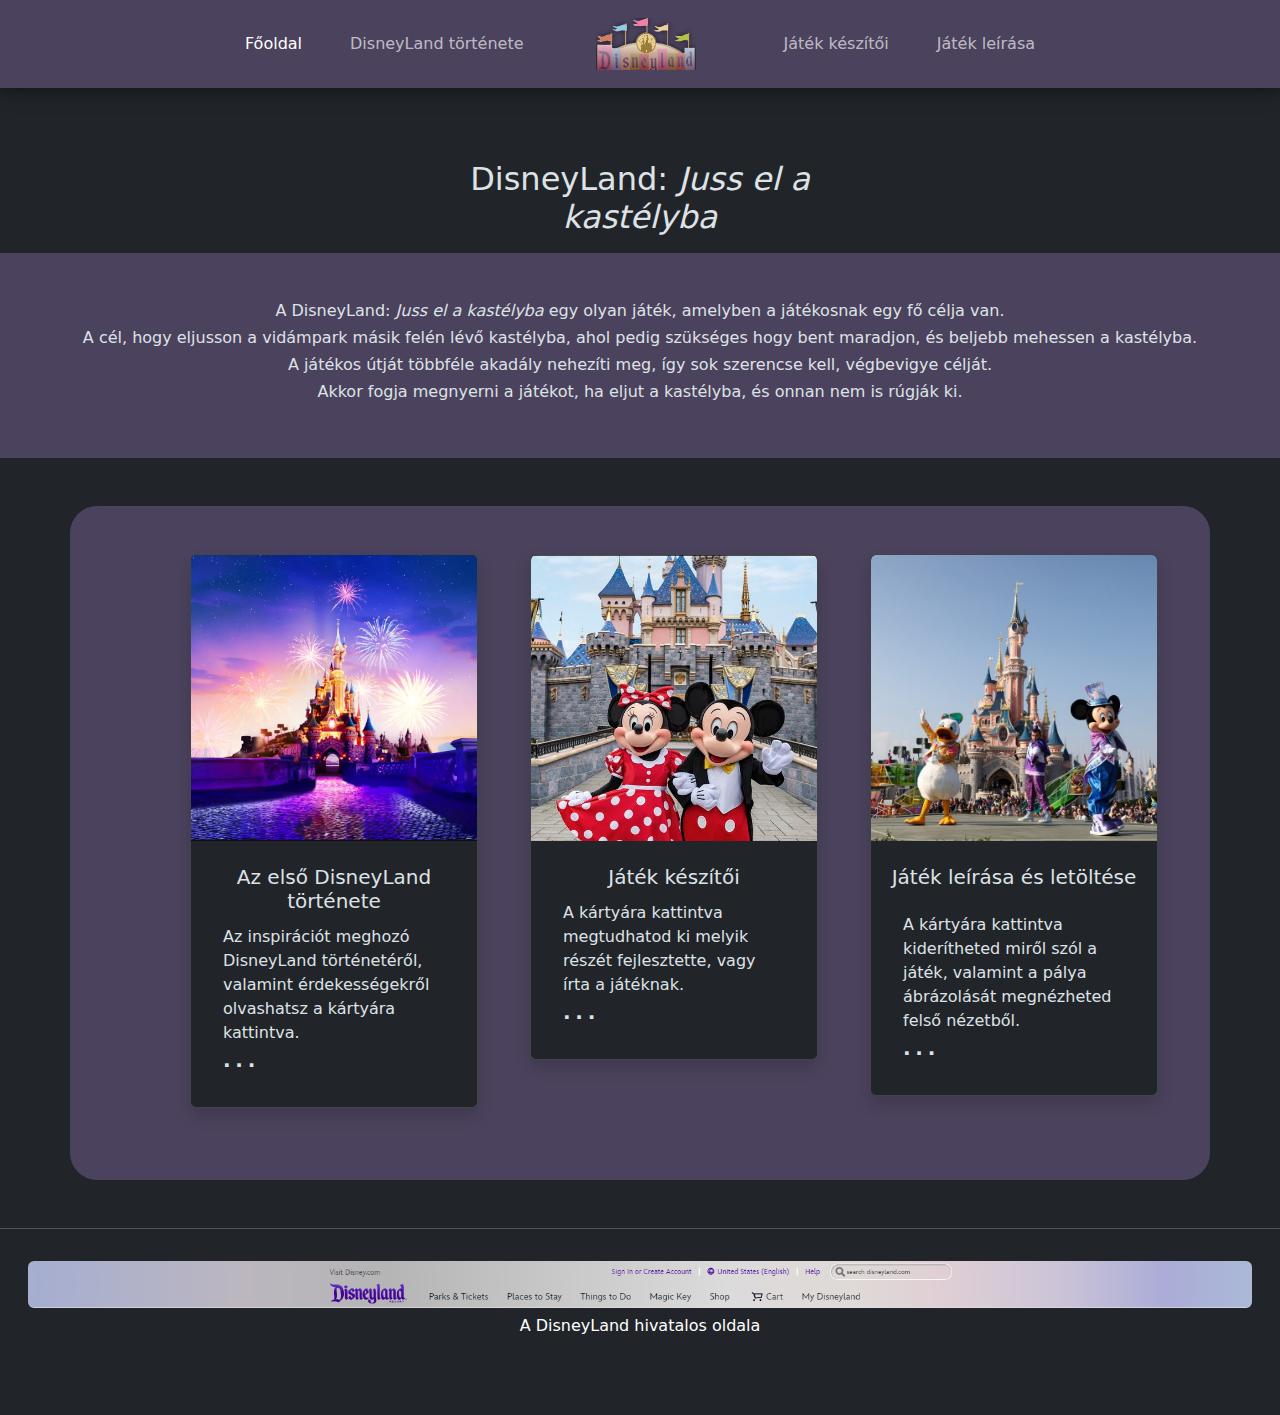
<file: weboldal/index.html>
<!DOCTYPE html>
<html lang="hu">
  <head>
    <meta charset="UTF-8">
    <meta name="viewport" content="width=device-width, initial-scale=1.0">
    <title>Disneyland - Juss el a kastélyba</title>
    <link rel="icon" type="image/x-icon" href="favicon.ico">
    <link rel="stylesheet" href="bootstrap/css/bootstrap.min.css">
    <link rel="stylesheet" href="ccs.css">
  </head>
  <body class="" data-bs-theme="dark">

    <nav class="navbar navbar-expand-lg  nav-background">
      <div class="container-fluid">
        <button class="navbar-toggler" type="button" data-bs-toggle="collapse" data-bs-target="#navbarNav" aria-controls="navbarNav" aria-expanded="false" aria-label="Toggle navigation">
          <span class="navbar-toggler-icon"></span>
        </button>
        <div class="collapse navbar-collapse" id="navbarNav">
          <ul class="navbar-nav mx-auto">
            <li class="nav-item p-3">
              <a class="nav-link active" aria-current="page" href="index.html">Főoldal</a>
            </li>
            <li class="nav-item p-3">
              <a class="nav-link" href="disneytortenet.html">DisneyLand története</a>
            </li>
            <a class="navbar-brand px-5" href="disneyland.html">
              <img src="kepek/disneylandlogo.png" alt="Logo">
            </a>
            <li class="nav-item p-3">
              <a class="nav-link" href="keszitokrol.html">Játék készítői</a>
            </li>
            <li class="nav-item p-3">
              <a class="nav-link" href="terkep.html">Játék leírása</a>
            </li>
          </ul>
        </div>
      </div>
    </nav>
    <!-- cím -->
    <div class="container-fluid px-5 pt-5 pb-2 mt-4">
      <div class="row">
        <div class="col-md-4"></div>
        <div class="col-md-4">
          <h1 class="fs-2 text-center title-scale" style="transform: scale(1);">DisneyLand: <span style="font-style:oblique">Juss el a kastélyba</span></h1>
        </div>
        <div class="col-md-4"></div>
      </div>
    </div>
    <div class="container-fluid mb-5 nav-background p-5" style="cursor:default;">
      <div class="container ">
          <h6 class="text-center ">A DisneyLand:<span style="font-style:italic"> Juss el a kastélyba</span> egy olyan játék, amelyben a játékosnak egy fő célja van. </h6>
      
          <h6 class="text-center">A cél, hogy eljusson a vidámpark másik felén lévő kastélyba, ahol pedig szükséges hogy bent maradjon, és beljebb mehessen a kastélyba.</h6>
      
          <h6 class="text-center">A játékos útját többféle akadály nehezíti meg, így sok szerencse kell, végbevigye célját.</h6>
      
          <h6 class="text-center">Akkor fogja megnyerni a játékot, ha eljut a kastélyba, és onnan nem is rúgják ki.</h6>
        </div>
      </div>
    </div>
    <!-- lilacontainer -->
    <div class="container bg-purple mb-5">
      <div class="row p-5 mx-auto elsosor ">

        <div class="col-md-4  ">
          <!-- kártya -->
            <a href="disneytortenet.html" class="no-underline">
              <div class="card ms-5 mb-4 shadow" style="width: 18rem;">
                <img src="kepek/DisneyLandEjjel2.png" class="card-img-top" alt="DisneyLand éjszaka">
                <div class="card-body ">
                  <h5 class="text-center pt-2">Az első DisneyLand története</h5>
                  <p class="card-text px-3 pb-3 pt-1"> Az inspirációt meghozó DisneyLand történetéről, valamint érdekességekről olvashatsz a kártyára kattintva. <br> <span style="font-weight:bold; letter-spacing:0.125cm; font-size:20px">...</span></p>
                </div>
              </div>
            </a>
          <!-- kártya vége -->
        </div>

        <div class="col-md-4">
          <!-- kártya -->
          <a href="keszitokrol.html" class="no-underline">
            <div class="card ms-5 mb-4 shadow" style="width: 18rem;">
              <img src="kepek/mikieger2.png" class="card-img-top" alt="Miki egér">
              <div class="card-body">
                <h5 class="text-center pt-2">Játék készítői</h5>
                <p class="card-text px-3 pb-3 pt-1 " >A kártyára kattintva megtudhatod ki melyik részét fejlesztette, vagy írta a játéknak. <br> <span style="font-weight:bold; letter-spacing:0.125cm; font-size:20px;" >...</span> </p>
              </div>
            </div>
          </a>
          <!-- kártya vége -->
        </div>

        <div class="col-md-4">
          <!-- kártya -->
          <a href="terkep.html" class="no-underline">
            <div class="card ms-5 mb-4 shadow" style="width: 18rem;">
              <img src="kepek/donaldkacsa.png" class="card-img-top" alt="Donald kacsa és Miki egér">
              <div class="card-body ">
                <h5 class="text-center pt-2">Játék leírása és letöltése</h5>
                  <p class="card-text p-3">A kártyára kattintva kiderítheted miről szól a játék, valamint a pálya ábrázolását megnézheted felső nézetből. <br><span style="font-weight:bold; letter-spacing:0.125cm; font-size:20px">...</span></p>
              </div>  
            </div>
          </a>
          <!-- kártya vége -->
        </div>
      </div>
    </div>
    <hr>
    <div class="container-fluid  p-3 mb-5">
      <div class="container-fluid mb-3">
        <a href="https://disneyland.disney.go.com/" target="_blank">
          <div id="carouselExample" class="carousel slide ">
            <div class="carousel-inner">
              <div class="carousel-item active">
                <img src="kepek/DisneyLandOfficial.png" class="d-block w-100 rounded" alt="Official DisneyLand oldal">
              </div>
            </div>
          </div>
          <h6 class="text-center fs-6 pt-2"  >A DisneyLand hivatalos oldala</h6>
        </a>
      </div>
    </div>
    <button id="scrollToTop" onclick="document.documentElement.scrollTop = 0;"
        class="nav-background border-0 arrow-up text-white"></button>
        <script src="bootstrap/js/bootstrap.min.js"></script>
        <script src="script.js"></script>
  </body>
  </html>
</file>
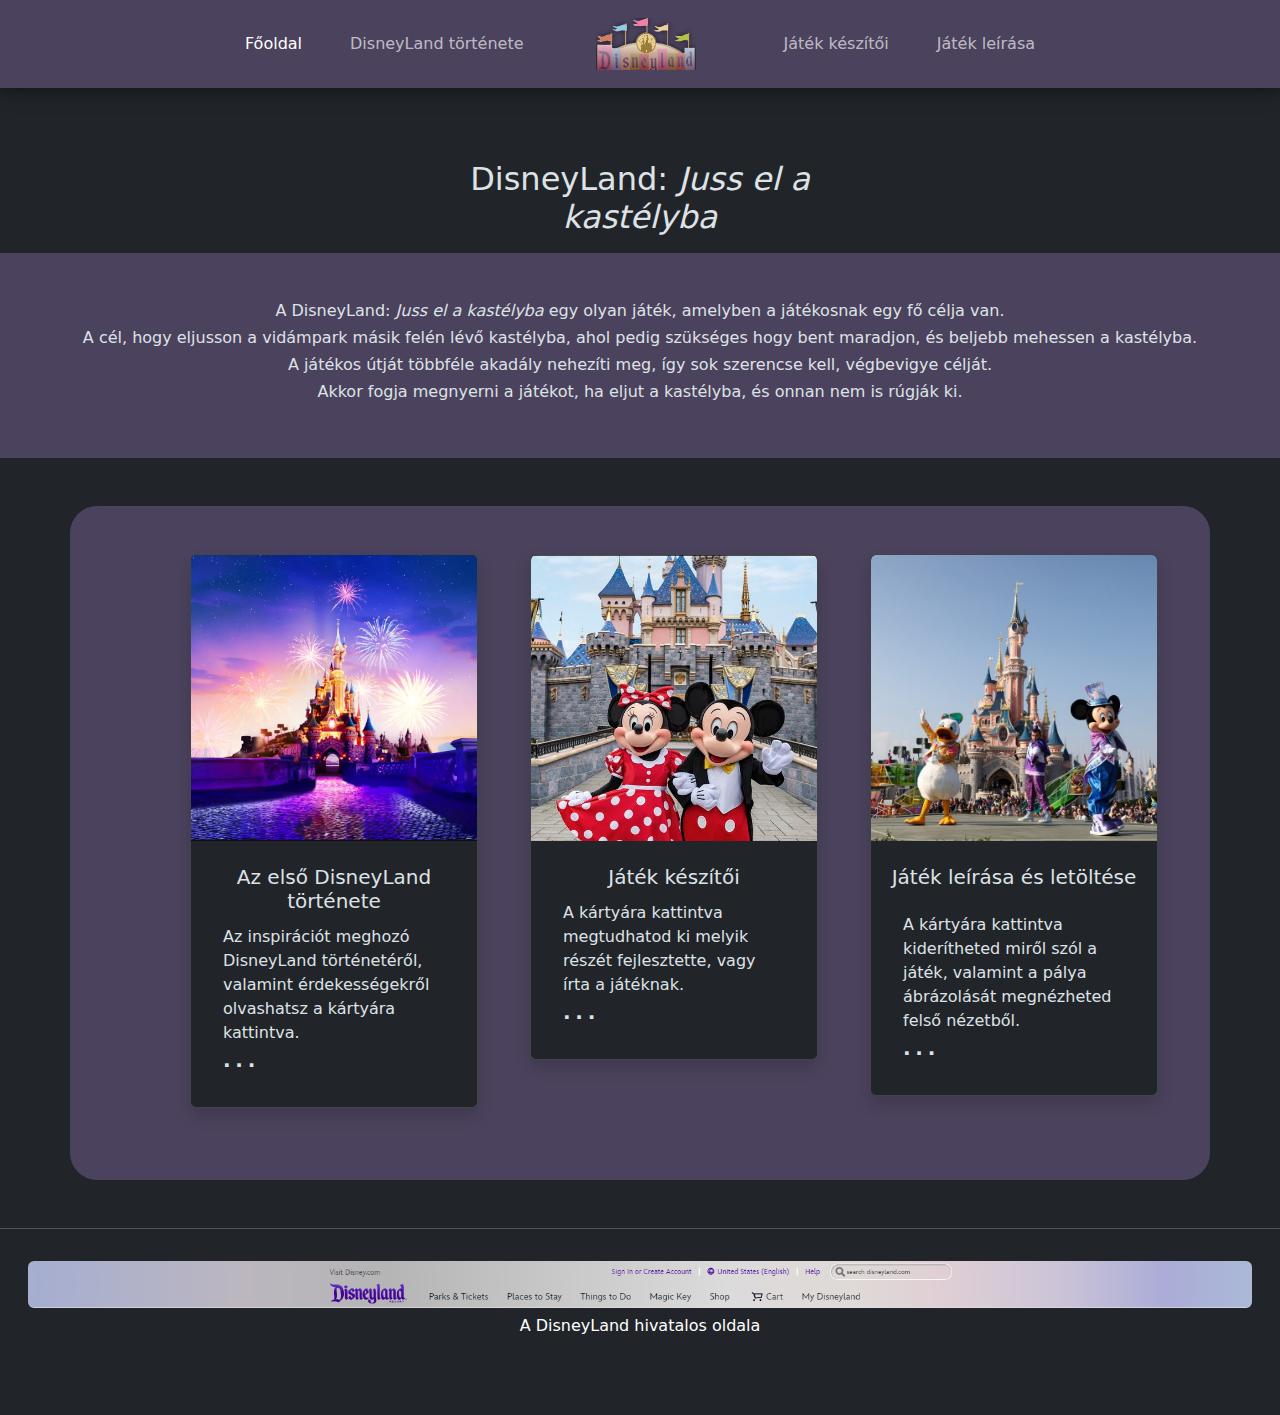
<file: weboldal/disneyland.html>
<!DOCTYPE html>
<html lang="hu">
  <head>
    <meta charset="UTF-8">
    <meta name="viewport" content="width=device-width, initial-scale=1.0">
    <title>Disneyland - Juss el a kastélyba</title>
    <link rel="icon" type="image/x-icon" href="favicon.ico">
    <link rel="stylesheet" href="bootstrap/css/bootstrap.min.css">
    <link rel="stylesheet" href="ccs.css">
  </head>
  <body class="" data-bs-theme="dark">

    <nav class="navbar navbar-expand-lg  nav-background">
      <div class="container-fluid">
        <button class="navbar-toggler" type="button" data-bs-toggle="collapse" data-bs-target="#navbarNav" aria-controls="navbarNav" aria-expanded="false" aria-label="Toggle navigation">
          <span class="navbar-toggler-icon"></span>
        </button>
        <div class="collapse navbar-collapse" id="navbarNav">
          <ul class="navbar-nav mx-auto">
            <li class="nav-item p-3">
              <a class="nav-link active" aria-current="page" href="disneyland.html">Főoldal</a>
            </li>
            <li class="nav-item p-3">
              <a class="nav-link" href="disneytortenet.html">DisneyLand története</a>
            </li>
            <a class="navbar-brand px-5" href="disneyland.html">
              <img src="kepek/disneylandlogo.png" alt="Logo">
            </a>
            <li class="nav-item p-3">
              <a class="nav-link" href="keszitokrol.html">Játék készítői</a>
            </li>
            <li class="nav-item p-3">
              <a class="nav-link" href="terkep.html">Játék leírása</a>
            </li>
          </ul>
        </div>
      </div>
    </nav>
    <!-- cím -->
    <div class="container-fluid px-5 pt-5 pb-2 mt-4">
      <div class="row">
        <div class="col-md-4"></div>
        <div class="col-md-4">
          <h1 class="fs-2 text-center title-scale" style="transform: scale(1);">DisneyLand: <span style="font-style:oblique">Juss el a kastélyba</span></h1>
        </div>
        <div class="col-md-4"></div>
      </div>
    </div>
    <div class="container-fluid mb-5 nav-background p-5" style="cursor:default;">
      <div class="container ">
          <h6 class="text-center ">A DisneyLand:<span style="font-style:italic"> Juss el a kastélyba</span> egy olyan játék, amelyben a játékosnak egy fő célja van. </h6>
      
          <h6 class="text-center">A cél, hogy eljusson a vidámpark másik felén lévő kastélyba, ahol pedig szükséges hogy bent maradjon, és beljebb mehessen a kastélyba.</h6>
      
          <h6 class="text-center">A játékos útját többféle akadály nehezíti meg, így sok szerencse kell, végbevigye célját.</h6>
      
          <h6 class="text-center">Akkor fogja megnyerni a játékot, ha eljut a kastélyba, és onnan nem is rúgják ki.</h6>
        </div>
      </div>
    </div>
    <!-- lilacontainer -->
    <div class="container bg-purple mb-5">
      <div class="row p-5 mx-auto elsosor ">

        <div class="col-md-4  ">
          <!-- kártya -->
            <a href="disneytortenet.html" class="no-underline">
              <div class="card ms-5 mb-4 shadow" style="width: 18rem;">
                <img src="kepek/DisneyLandEjjel2.png" class="card-img-top" alt="...">
                <div class="card-body ">
                  <h5 class="text-center pt-2">Az első DisneyLand története</h5>
                  <p class="card-text px-3 pb-3 pt-1"> Az inspirációt meghozó DisneyLand történetéről, valamint érdekességekről olvashatsz a kártyára kattintva. <br> <span style="font-weight:bold; letter-spacing:0.125cm; font-size:20px">...</span></p>
                </div>
              </div>
            </a>
          <!-- kártya vége -->
        </div>

        <div class="col-md-4">
          <!-- kártya -->
          <a href="keszitokrol.html" class="no-underline">
            <div class="card ms-5 mb-4 shadow" style="width: 18rem;">
              <img src="kepek/mikieger2.png" class="card-img-top" alt="...">
              <div class="card-body">
                <h5 class="text-center pt-2">Játék készítői</h5>
                <p class="card-text px-3 pb-3 pt-1 " >A kártyára kattintva megtudhatod ki melyik részét fejlesztette, vagy írta a játéknak. <br> <span style="font-weight:bold; letter-spacing:0.125cm; font-size:20px;" >...</span> </p>
              </div>
            </div>
          </a>
          <!-- kártya vége -->
        </div>

        <div class="col-md-4">
          <!-- kártya -->
          <a href="terkep.html" class="no-underline">
            <div class="card ms-5 mb-4 shadow" style="width: 18rem;">
              <img src="kepek/donaldkacsa.png" class="card-img-top" alt="...">
              <div class="card-body ">
                <h5 class="text-center pt-2">Játék leírása és letöltése</h5>
                  <p class="card-text p-3">A kártyára kattintva kiderítheted miről szól a játék, valamint a pálya ábrázolását megnézheted felső nézetből. <br><span style="font-weight:bold; letter-spacing:0.125cm; font-size:20px">...</span></p>
              </div>  
            </div>
          </a>
          <!-- kártya vége -->
        </div>
      </div>
    </div>
    <hr>
    <div class="container-fluid  p-3 mb-5" >
      <div class="container-fluid mb-3">
        <a href="https://disneyland.disney.go.com/" target="_blank">
          <div id="carouselExample" class="carousel slide ">
            <div class="carousel-inner">
              <div class="carousel-item active">
                <img src="kepek/DisneyLandOfficial.png" class="d-block w-100 rounded" alt="...">
              </div>
            </div>
          </div>
          <h6 class="text-center fs-6 pt-2"  >A DisneyLand hivatalos oldala</h6>
        </a>
      </div>
    </div>
    <button id="scrollToTop" onclick="document.documentElement.scrollTop = 0;"
        class="nav-background border-0 arrow-up text-white"></button>
        <script src="bootstrap/js/bootstrap.min.js"></script>
        <script src="script.js"></script>
  </body>
  </html>
</file>
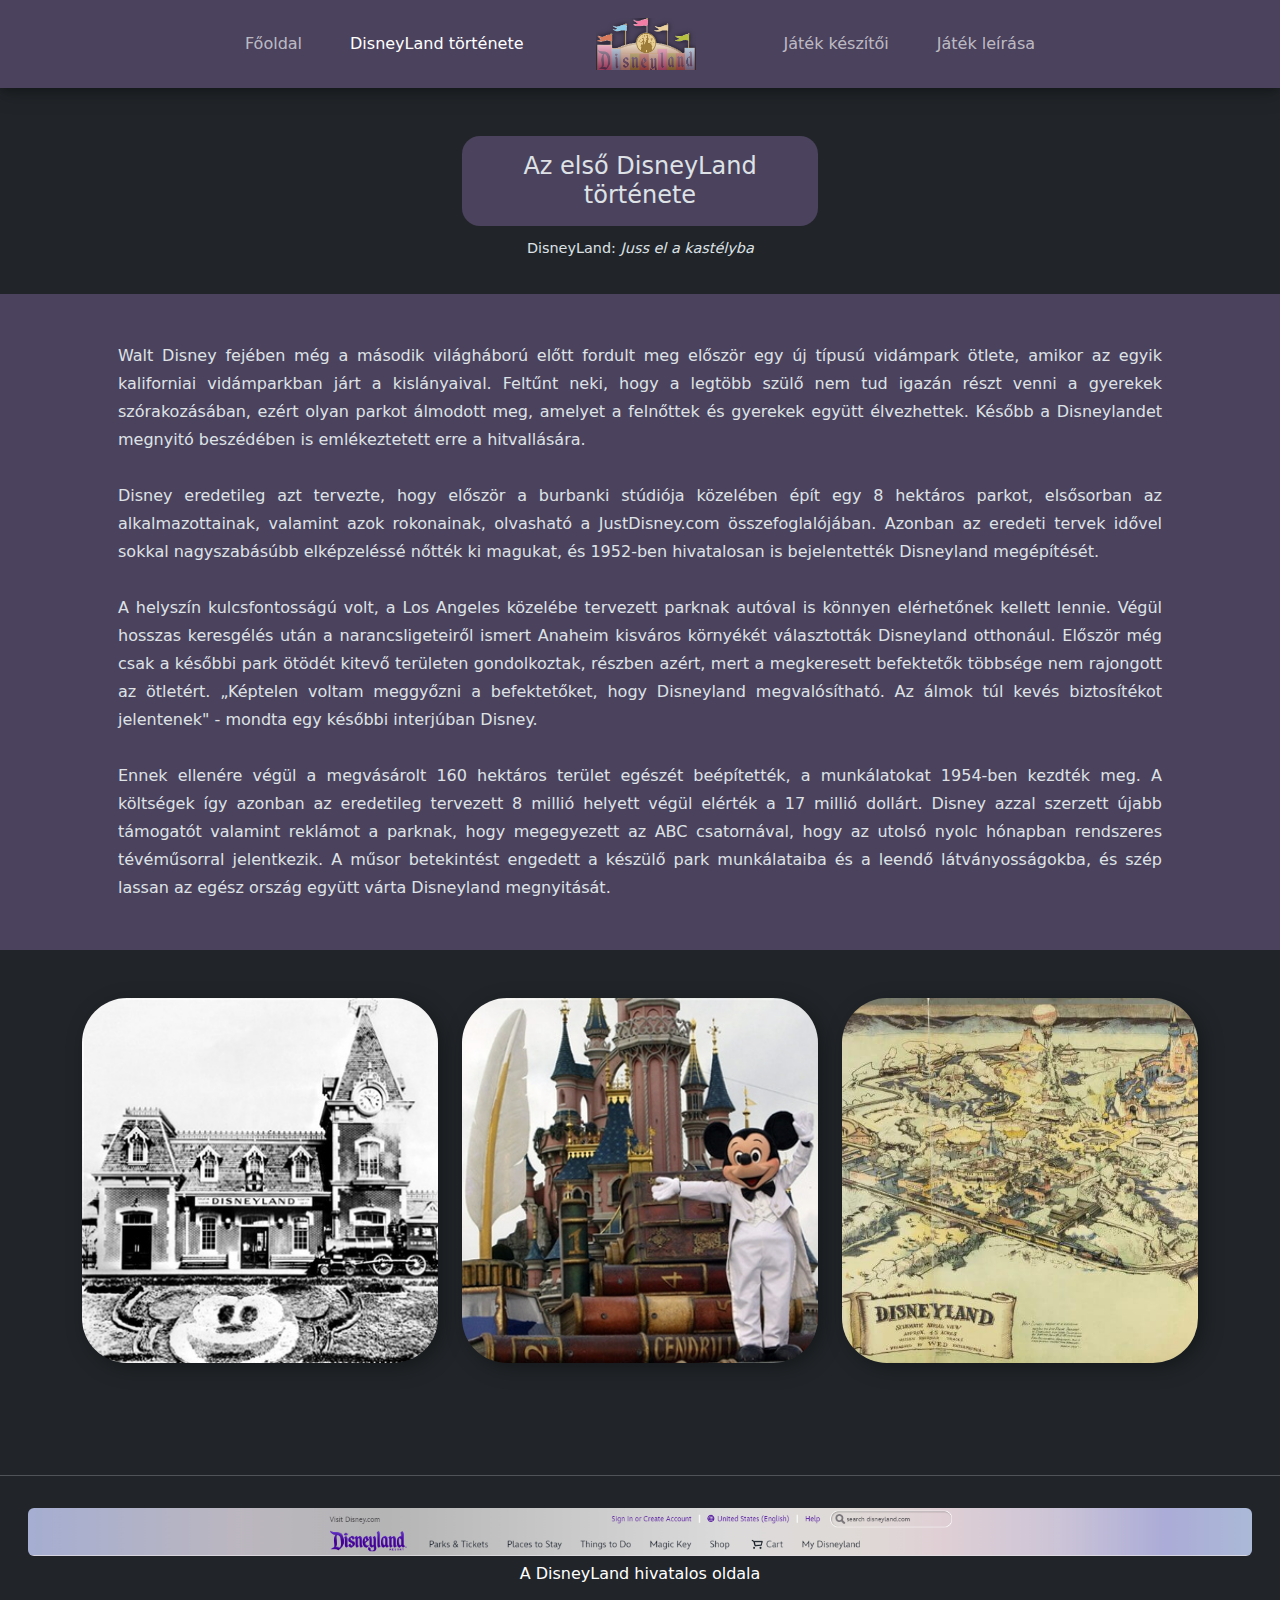
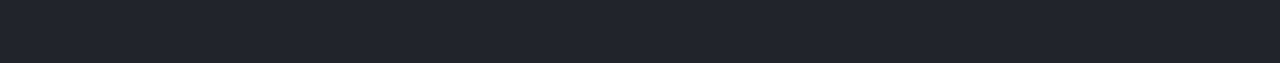
<file: weboldal/disneytortenet.html>
<!DOCTYPE html>
<html lang="hu">
  <head>
    <meta charset="UTF-8">
    <meta name="viewport" content="width=device-width, initial-scale=1.0">
    <title>Disneyland - Juss el a kastélyba</title>
    <link rel="icon" type="image/x-icon" href="favicon.ico">
    <link rel="stylesheet" href="bootstrap/css/bootstrap.min.css">
    <link rel="stylesheet" href="ccs.css">
  </head>
  <body class="" data-bs-theme="dark">

    <nav class="navbar navbar-expand-lg  nav-background">
      <div class="container-fluid">
        <button class="navbar-toggler" type="button" data-bs-toggle="collapse" data-bs-target="#navbarNav" aria-controls="navbarNav" aria-expanded="false" aria-label="Toggle navigation">
          <span class="navbar-toggler-icon"></span>
        </button>
        <div class="collapse navbar-collapse" id="navbarNav">
          <ul class="navbar-nav mx-auto">
            <li class="nav-item p-3">
              <a class="nav-link" aria-current="page" href="index.html">Főoldal</a>
            </li>
            <li class="nav-item p-3">
              <a class="nav-link active" href="disneytortenet.html">DisneyLand története</a>
            </li>
            <a class="navbar-brand px-5" href="index.html">
              <img src="kepek/disneylandlogo.png" alt="Logo">
            </a>
            <li class="nav-item p-3">
              <a class="nav-link" href="keszitokrol.html">Játék készítői</a>
            </li>
            <li class="nav-item p-3">
              <a class="nav-link" href="terkep.html">Játék leírása</a>
            </li>
          </ul>
        </div>
      </div>
    </nav>
    <div class="container mt-5 ">
      <div class="row ">
        <div class="col-md-4 "></div>
        <div class="col-md-4">
          <h5 class="text-center nav-background px-1 py-3 fs-4" style="border-radius: 2vh;">Az első DisneyLand története</h5>
        </div>
        <div class="col-md-4 "></div>
      </div>
    </div>
      <div class="container-fluid px-5 mb-4">
        <div class="row">
          <div class="col-md-4"></div>
          <div class="col-md-4">
            <h1 class="fs-4 text-center" style="transform: scale(0.6);">DisneyLand: <span style="font-style:oblique">Juss el a kastélyba</span></h1>
          </div>
          <div class="col-md-4"></div>
        </div>
      </div>

      <div class="container-fluid nav-background mb-5 " style="cursor:default;">
        <div class="container  p-5 " style="line-height:28px; text-align:justify;">
          Walt Disney fejében még a második világháború előtt fordult meg először egy új típusú vidámpark ötlete, amikor az egyik kaliforniai vidámparkban járt a kislányaival. Feltűnt neki, hogy a legtöbb szülő nem tud igazán részt venni a gyerekek szórakozásában, ezért olyan parkot álmodott meg, amelyet a felnőttek és gyerekek együtt élvezhettek. Később a Disneylandet megnyitó beszédében is emlékeztetett erre a hitvallására. <br>
          <br> 
          Disney eredetileg azt tervezte, hogy először a burbanki stúdiója közelében épít egy 8 hektáros parkot, elsősorban az alkalmazottainak, valamint azok rokonainak, olvasható a JustDisney.com összefoglalójában. Azonban az eredeti tervek idővel sokkal nagyszabásúbb elképzeléssé nőtték ki magukat, és 1952-ben hivatalosan is bejelentették Disneyland megépítését. <br>
          <br>
          A helyszín kulcsfontosságú volt, a Los Angeles közelébe tervezett parknak autóval is könnyen elérhetőnek kellett lennie. Végül hosszas keresgélés után a narancsligeteiről ismert Anaheim kisváros környékét választották Disneyland otthonául. Először még csak a későbbi park ötödét kitevő területen gondolkoztak, részben azért, mert a megkeresett befektetők többsége nem rajongott az ötletért. „Képtelen voltam meggyőzni a befektetőket, hogy Disneyland megvalósítható. Az álmok túl kevés biztosítékot jelentenek" - mondta egy későbbi interjúban Disney. <br>  
          <br>
          Ennek ellenére végül a megvásárolt 160 hektáros terület egészét beépítették, a munkálatokat 1954-ben kezdték meg. A költségek így azonban az eredetileg tervezett 8 millió helyett végül elérték a 17 millió dollárt. Disney azzal szerzett újabb támogatót valamint reklámot a parknak, hogy megegyezett az ABC csatornával, hogy az utolsó nyolc hónapban rendszeres tévéműsorral jelentkezik. A műsor betekintést engedett a készülő park munkálataiba és a leendő látványosságokba, és szép lassan az egész ország együtt várta Disneyland megnyitását.
        </div>
      </div>
      <div class="container-fluid ">
          <div class="container pb-5">
            <div class="row">
              <div class="col-md-4 pb-5 " id="container">
                <div id="card" class="text-center">
                  <img class="shadow  mx-auto d-flex" src=" kepek/elsodisneyland.png" alt="Első DisneyLand" style="width:22.5em; border-radius:2vh;" >
                </div>
              </div>
              <div class="col-md-4 pb-5 " id="container">
                <div id="card" class="text-center">
                  <img class="shadow mx-auto d-flex" src="kepek/disneylandnyito.png" alt="Első DisneyLand" style="width:22.5em; border-radius:2vh;" class="shadow card-img-top">
                </div>
              </div>
              <div class="col-md-4 pb-5 " id="container">
                <div id="card" class="text-center">
                  <img class="shadow mx-auto d-flex" src="kepek/elsoterkep.png" alt="Első DisneyLand" style="width:22.5em; border-radius:2vh;" class="shadow card-img-top">
                </div>
              </div>
            </div>
          </div>
      </div>
<hr>
    <div class="container-fluid  p-3 mb-5">
      <div class="container-fluid mb-3">
        <a href="https://disneyland.disney.go.com/" target="_blank">
          <div id="carouselExample" class="carousel slide ">
            <div class="carousel-inner">
              <div class="carousel-item active">
                <img src="kepek/DisneyLandOfficial.png" class="d-block w-100 rounded" alt="Official DisneyLand oldal">
              </div>
            </div>
          </div>
          <h6 class="text-center fs-6 pt-2"  >A DisneyLand hivatalos oldala</h6>
        </a>
      </div>
    </div>

    <button id="scrollToTop" onclick="document.documentElement.scrollTop = 0;" class="bg-body-tertiary border-0 arrow-up text-white"></button>
    <script src="bootstrap/js/bootstrap.min.js"></script>
    <script src="script.js"></script>
  </body>
  </html>
</file>
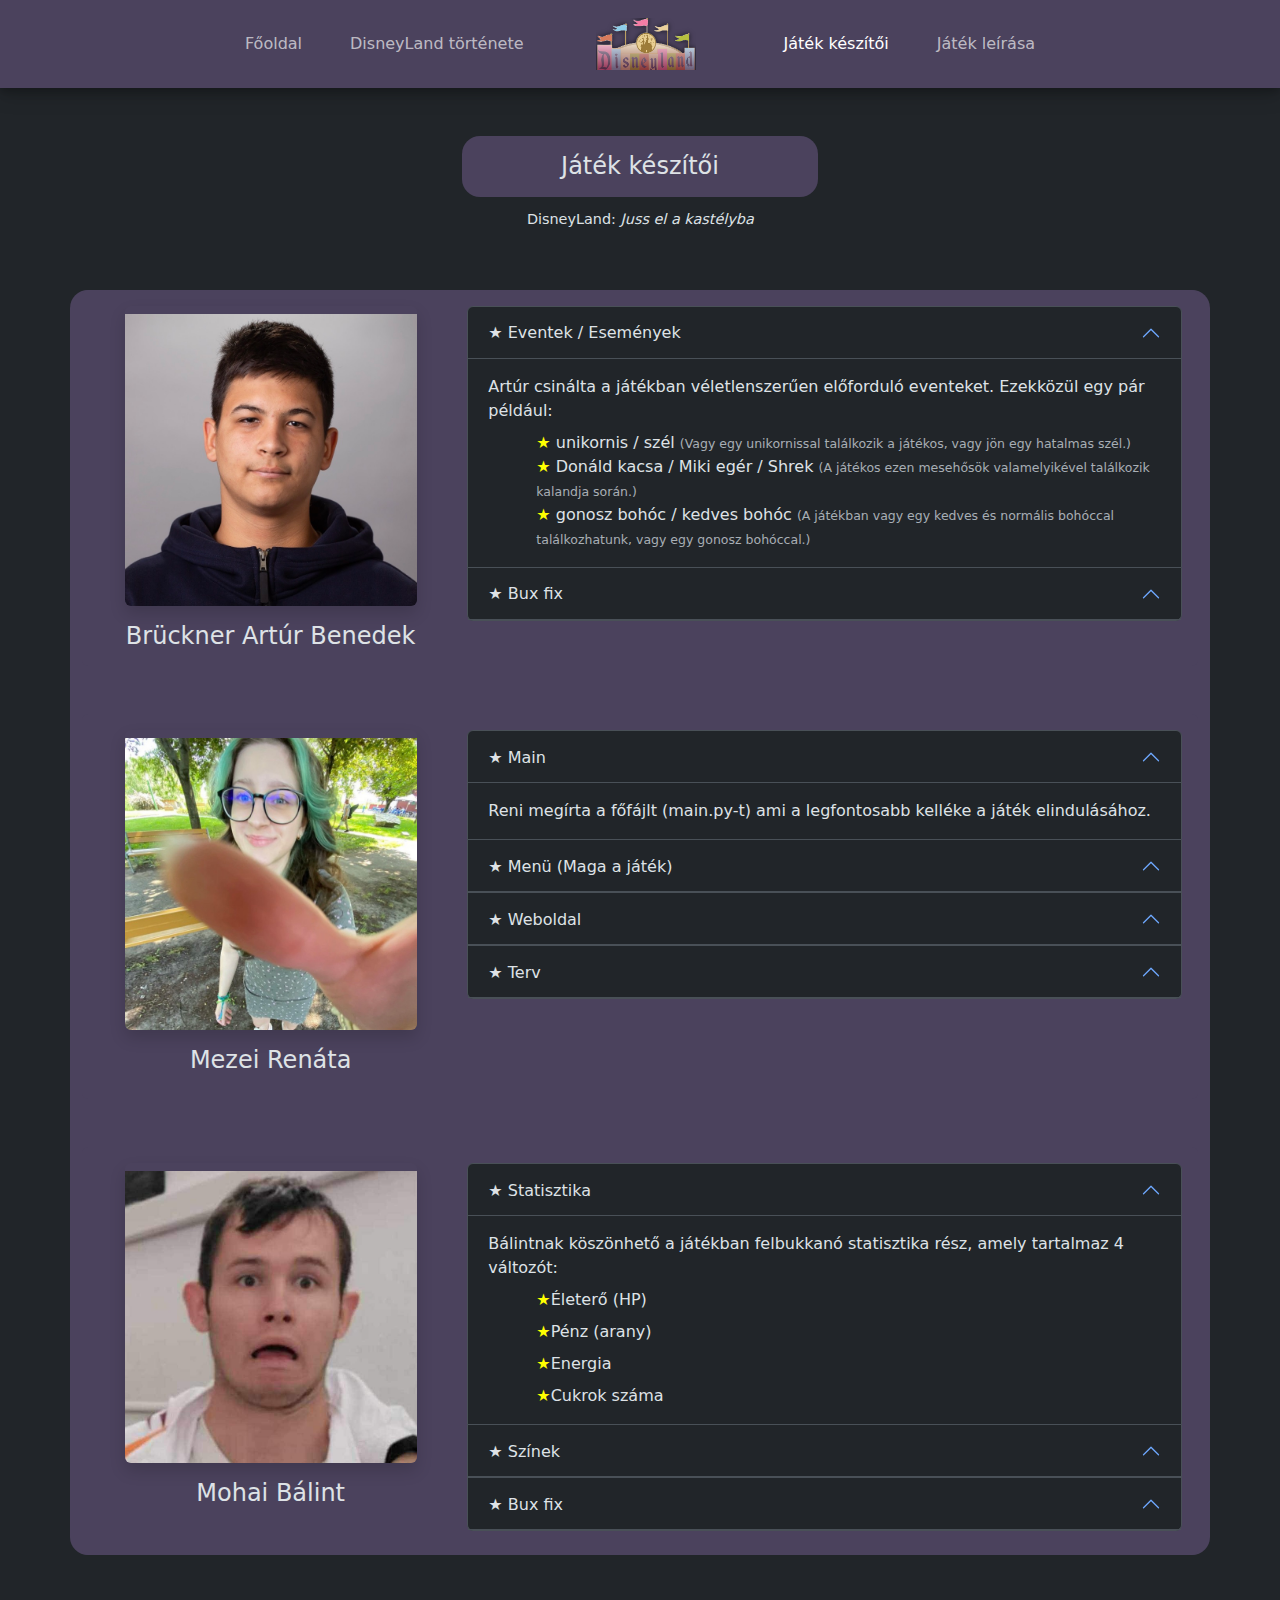
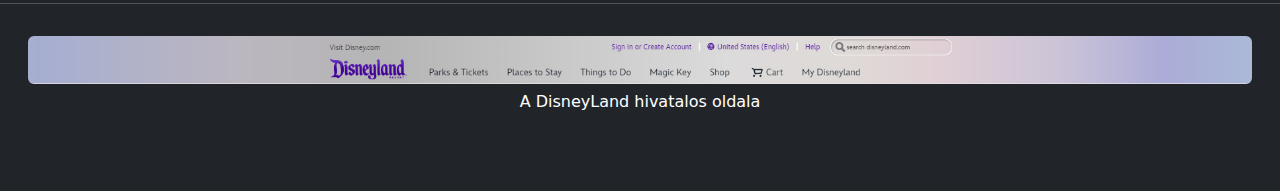
<file: weboldal/keszitokrol.html>
<!DOCTYPE html>
<html lang="hu">
  <head>
    <meta charset="UTF-8">
    <meta name="viewport" content="width=device-width, initial-scale=1.0">
    <title>Disneyland - Juss el a kastélyba</title>
    <link rel="icon" type="image/x-icon" href="favicon.ico">
    <link rel="stylesheet" href="bootstrap/css/bootstrap.min.css">
    <link rel="stylesheet" href="ccs.css">
  </head>
  <body class="" data-bs-theme="dark">

    <nav class="navbar navbar-expand-lg  nav-background">
      <div class="container-fluid">
        <button class="navbar-toggler" type="button" data-bs-toggle="collapse" data-bs-target="#navbarNav" aria-controls="navbarNav" aria-expanded="false" aria-label="Toggle navigation">
          <span class="navbar-toggler-icon"></span>
        </button>
        <div class="collapse navbar-collapse" id="navbarNav">
          <ul class="navbar-nav mx-auto">
            <li class="nav-item p-3">
              <a class="nav-link " aria-current="page" href="index.html">Főoldal</a>
            </li>
            <li class="nav-item p-3">
              <a class="nav-link" href="disneytortenet.html">DisneyLand története</a>
            </li>
            <a class="navbar-brand px-5" href="index.html">
              <img src="kepek/disneylandlogo.png" alt="Logo">
            </a>
            <li class="nav-item p-3">
              <a class="nav-link active" href="keszitokrol.html">Játék készítői</a>
            </li>
            <li class="nav-item p-3">
              <a class="nav-link" href="terkep.html">Játék leírása</a>
            </li>
          </ul>
        </div>
      </div>
    </nav>
    <div class="container mt-5 ">
      <div class="row ">
        <div class="col-md-4 "></div>
        <div class="col-md-4">
          <h5 class="text-center nav-background px-1 py-3 fs-4" style="border-radius: 2vh;">Játék készítői</h5>
        </div>
        <div class="col-md-4 "></div>
      </div>
    </div>
      <div class="container-fluid px-5 mb-4">
        <div class="row">
          <div class="col-md-4"></div>
          <div class="col-md-4">
            <h1 class="fs-4 text-center" style="transform: scale(0.6);">DisneyLand: <span style="font-style:oblique">Juss el a kastélyba</span></h1>
          </div>
          <div class="col-md-4"></div>
        </div>
      </div>
      <section>

      <div class="container nav-background" style="border-radius:2vh;">
        <div class="container nav-background rounded my-5 p-3 pb-2  mx-auto">
            <div class="row">
              <div class="col-md-4 text-center">
                <img src="kepek/artur.png" alt="Artúr" style="height:300px;" class="rounded shadow pt-2 float-center">
                <h4 class="pt-3 ">Brückner Artúr Benedek</h4>
              </div>
              <div class="col-md-8">
            <!--  -->
                <div class="accordion pb-2" id="accordionPanelsStayOpenExample">
                  <div class="accordion-item">
                    <h2 class="accordion-header ">
                      <button class="accordion-button" type="button" data-bs-toggle="collapse" data-bs-target="#panelsStayOpen-collapseOne" aria-expanded="true" aria-controls="panelsStayOpen-collapseOne">
                        ★ Eventek / Események
                      </button>
                    </h2>
                    <div id="panelsStayOpen-collapseOne" class="accordion-collapse collapse show">
                      <div class="accordion-body">
                          Artúr csinálta a játékban véletlenszerűen előforduló eventeket. Ezekközül egy pár például:
                          <div class="ps-5 pt-2"><span style="color:yellow;">★</span> unikornis / szél <span style="font-size:12.5px; color: rgba(240, 248, 255, 0.654);">(Vagy egy unikornissal találkozik a játékos, vagy jön egy hatalmas szél.)</span></div>
                          <div class="ps-5"><span style="color:yellow;">★</span> Donáld kacsa / Miki egér / Shrek  <span style="font-size:12.5px; color: rgba(240, 248, 255, 0.654);">(A játékos ezen mesehősök valamelyikével találkozik kalandja során.)</span></div>
                          <div class="ps-5"><span style="color:yellow;">★</span> gonosz bohóc / kedves bohóc  <span style="font-size:12.5px; color: rgba(240, 248, 255, 0.654);">(A játékban vagy egy kedves és normális bohóccal találkozhatunk, vagy egy gonosz bohóccal.)</span></div>
                        </div>
                    </div>
                  </div>
                  <div class="accordion-item">
                    <h2 class="accordion-header">
                      <button class="accordion-button" type="button" data-bs-toggle="collapse" data-bs-target="#panelsStayOpen-collapseTwo" aria-expanded="true" aria-controls="panelsStayOpen-collapseTwo">
                        ★ Bux fix
                      </button>
                    </h2>
                    <div id="panelsStayOpen-collapseTwo" class="accordion-collapse collapse">
                      <div class="accordion-body">
                          Artúr és Bálint pár fontos részét a játéknak kijavították, és ezáltal eltűntettek jelentős hibákat.így biztosítva lett végleg a játék kényelmesen kijátszhatósága.
                        </div>
                    </div>
                  </div>
                </div>
                <!--  -->
              </div>
            </div>
          </div>
        <div class="container nav-background rounded my-5 p-3 mx-auto">
          <div class="row">
            <div class="col-md-4 text-center">
              <img src="kepek/reni.png" alt="Reni" style="height:300px;" class="rounded shadow pt-2">
              <h4 class="pt-3 ">Mezei Renáta</h4>
            </div>
              <div class="col-md-8">
                <!--  -->
                          <div class="accordion pb-2" id="accordionPanelsStayOpenExample">
                            <div class="accordion-item">
                              <h2 class="accordion-header">
                                <button class="accordion-button" type="button" data-bs-toggle="collapse" data-bs-target="#panelsStayOpen-collapseFour" aria-expanded="true" aria-controls="panelsStayOpen-collapseFour">
                                  ★ Main
                                </button>
                              </h2>
                              <div id="panelsStayOpen-collapseFour" class="accordion-collapse collapse show">
                                <div class="accordion-body">
                                    Reni megírta a főfájlt (main.py-t) ami a legfontosabb kelléke a játék elindulásához.
                                  </div>
                              </div>
                            </div>
                            <div class="accordion-item">
                              <h2 class="accordion-header">
                                <button class="accordion-button" type="button" data-bs-toggle="collapse" data-bs-target="#panelsStayOpen-collapseFive" aria-expanded="true" aria-controls="panelsStayOpen-collapseFive">
                                  ★ Menü (Maga a játék)
                                </button>
                              </h2>
                              <div id="panelsStayOpen-collapseFive" class="accordion-collapse collapse">
                                <div class="accordion-body">
                                    Azt a fájlt, amiben van az egész játék tartalma, vagyis a "menu.py"-t is Reni írta.
                                    Ebben benne vannak a helyszínhez kötött opciók, és a dialógus nagy része is.
                                  </div>
                              </div>
                            </div>
                            <div class="accordion-item">
                              <h2 class="accordion-header">
                                <button class="accordion-button" type="button" data-bs-toggle="collapse" data-bs-target="#panelsStayOpen-collapseSix" aria-expanded="true" aria-controls="panelsStayOpen-collapseSix">
                                  ★ Weboldal
                                </button>
                              </h2>
                              <div id="panelsStayOpen-collapseSix" class="accordion-collapse collapse">
                                <div class="accordion-body">
                                    <div class="ps-5 pt-2"><span style="color:yellow;">★</span>Főoldal</div>
                                    <div class="ps-5 pt-2"><span style="color:yellow;">★</span>DisneyLand története</div>
                                    <div class="ps-5 pt-2"><span style="color:yellow;">★</span>Játék készítői</div>
                                    <div class="ps-5 pt-2"><span style="color:yellow;">★</span>Játék leírása</div>
                                  </div>
                              </div>
                            </div>
                            <div class="accordion-item">
                              <h2 class="accordion-header">
                                <button class="accordion-button" type="button" data-bs-toggle="collapse" data-bs-target="#panelsStayOpen-collapseSeven" aria-expanded="true" aria-controls="panelsStayOpen-collapseSeven">
                                  ★ Terv
                                </button>
                              </h2>
                              <div id="panelsStayOpen-collapseSeven" class="accordion-collapse collapse">
                                <div class="accordion-body">
                                    Terv alatt értendő a megrajzolt vázlata, a térképe, és a ReadME.md fájlja is a játéknak.
                                  </div>
                              </div>
                            </div>
                          </div>
                <!--  -->
            </div>
          </div>
        </div>
        <div class="container nav-background rounded my-5 p-3 mx-auto">
          <div class="row">
            <div class="col-md-4 text-center">
              <img src="kepek/balint.jpg" alt="Bálint" style="height:300px;" class="rounded shadow pt-2">
              <h4 class="pt-3 ">Mohai Bálint</h4>
            </div>
            <div class="col-md-8">
                <!--  -->
                    <div class="accordion pb-2" id="accordionPanelsStayOpenExample">
                      <div class="accordion-item">
                        <h2 class="accordion-header">
                          <button class="accordion-button" type="button" data-bs-toggle="collapse" data-bs-target="#panelsStayOpen-collapseEight" aria-expanded="true" aria-controls="panelsStayOpen-collapseEight">
                            ★ Statisztika
                          </button>
                        </h2>
                        <div id="panelsStayOpen-collapseEight" class="accordion-collapse collapse show">
                          <div class="accordion-body">
                              Bálintnak köszönhető a játékban felbukkanó statisztika rész, amely tartalmaz 4 változót:
                              <div class="ps-5 pt-2"><span style="color:yellow;">★</span>Életerő (HP)</div>
                              <div class="ps-5 pt-2"><span style="color:yellow;">★</span>Pénz (arany)</div>
                              <div class="ps-5 pt-2"><span style="color:yellow;">★</span>Energia</div>
                              <div class="ps-5 pt-2"><span style="color:yellow;">★</span>Cukrok száma</div>
                            </div>
                        </div>
                      </div>
                      <div class="accordion-item">
                        <h2 class="accordion-header">
                          <button class="accordion-button" type="button" data-bs-toggle="collapse" data-bs-target="#panelsStayOpen-collapseNine" aria-expanded="true" aria-controls="panelsStayOpen-collapseNine">
                            ★ Színek
                          </button>
                        </h2>
                        <div id="panelsStayOpen-collapseNine" class="accordion-collapse collapse">
                          <div class="accordion-body">
                              A játék során felhasznált színek 100%-át is ő írta meg.
                            </div>
                        </div>
                      </div>
                      <div class="accordion-item">
                        <h2 class="accordion-header">
                          <button class="accordion-button" type="button" data-bs-toggle="collapse" data-bs-target="#panelsStayOpen-collapseTen" aria-expanded="true" aria-controls="panelsStayOpen-collapseTen">
                            ★ Bux fix
                          </button>
                        </h2>
                        <div id="panelsStayOpen-collapseTen" class="accordion-collapse collapse">
                          <div class="accordion-body">
                              Artúr és Bálint pár fontos részét a játéknak kijavították, és ezáltal eltűntettek jelentős hibákat.így biztosítva lett végleg a játék kényelmesen kijátszhatósága.
                            </div>
                        </div>
                      </div>
                    </div>
                <!--  -->
            </div>
          </div>
        </div>
      </div>

      </section>
      <hr>
      <div class="container-fluid  p-3 mb-5">
        <div class="container-fluid mb-3">
          <a href="https://disneyland.disney.go.com/" target="_blank">
            <div id="carouselExample" class="carousel slide ">
              <div class="carousel-inner">
                <div class="carousel-item active">
                  <img src="kepek/DisneyLandOfficial.png" class="d-block w-100 rounded" alt="Official DisneyLand oldal">
                </div>
              </div>
            </div>
            <h6 class="text-center fs-6 pt-2"  >A DisneyLand hivatalos oldala</h6>
          </a>
        </div>
      </div>
    <button id="scrollToTop" onclick="document.documentElement.scrollTop = 0;" class="bg-body-tertiary border-0 arrow-up text-white"></button>
    <script src="bootstrap/js/bootstrap.min.js"></script>
    <script src="script.js"></script>
  </body>
  </html>
</file>
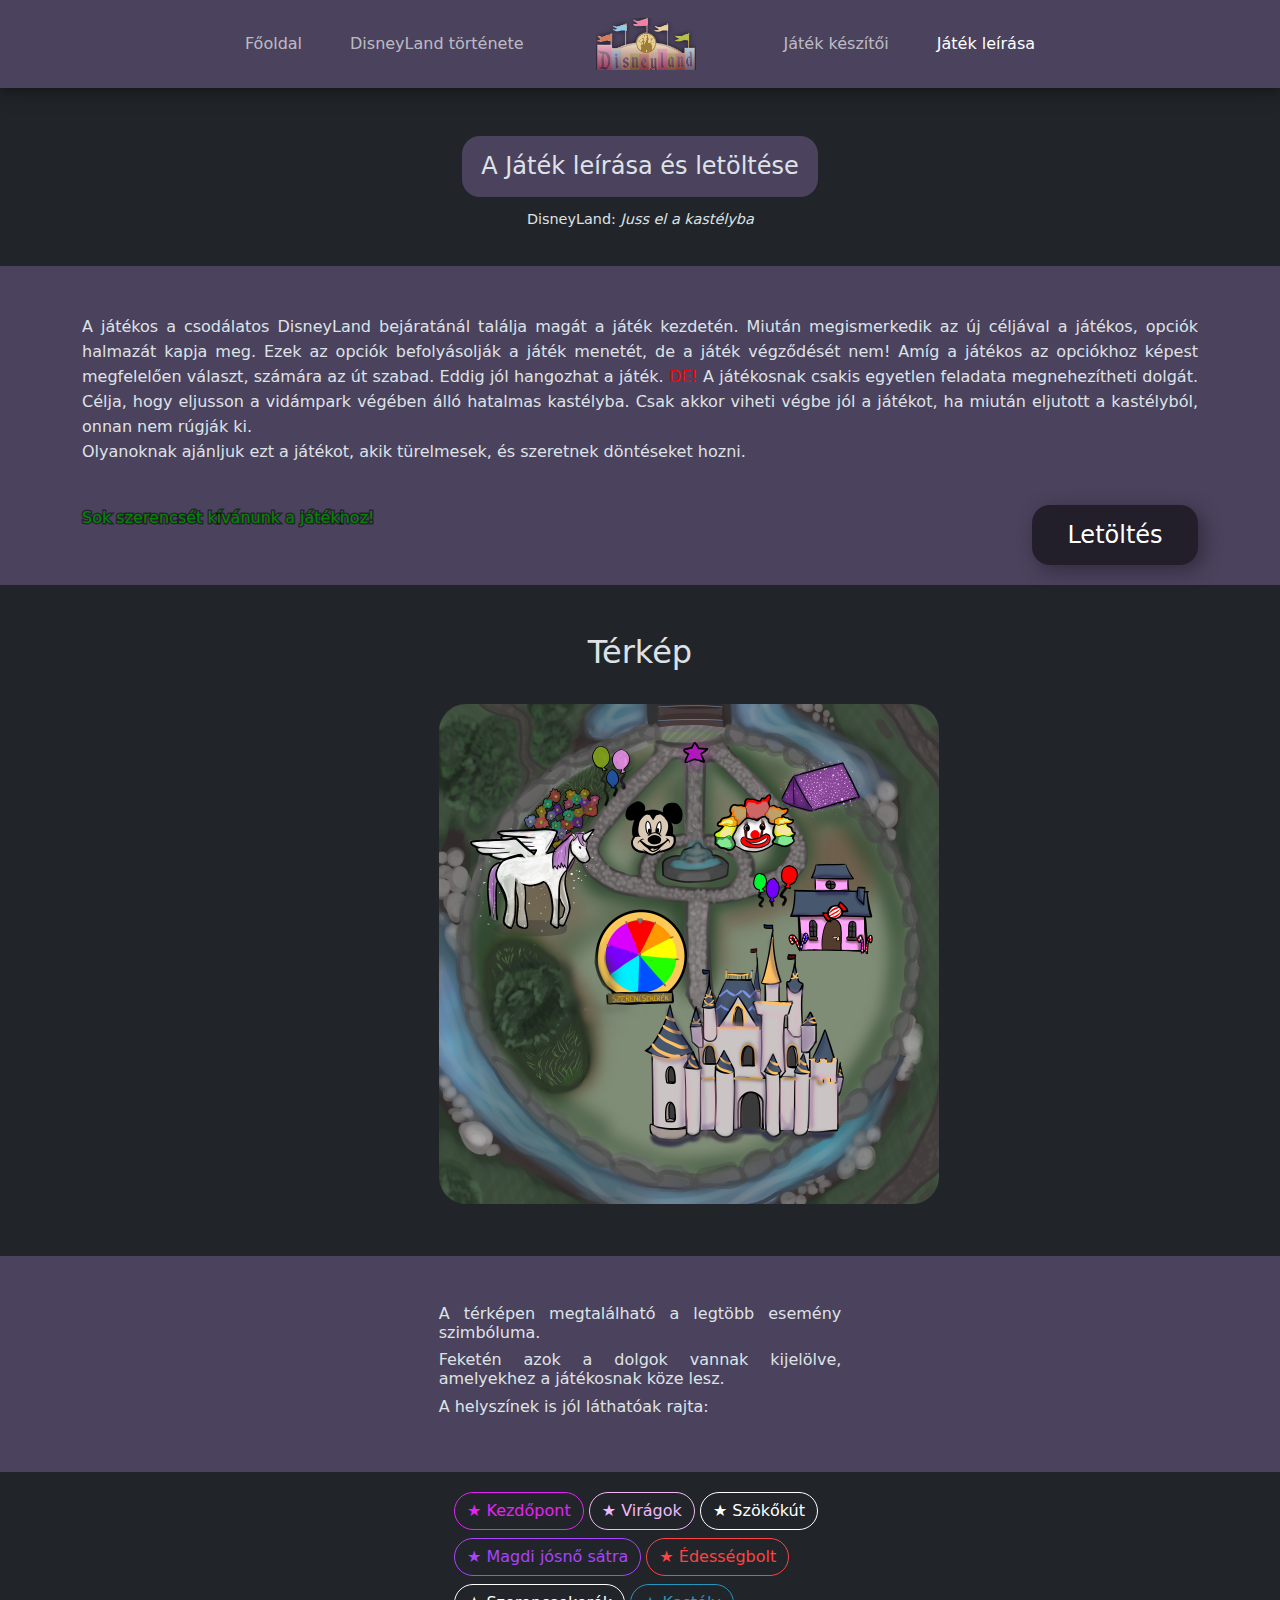
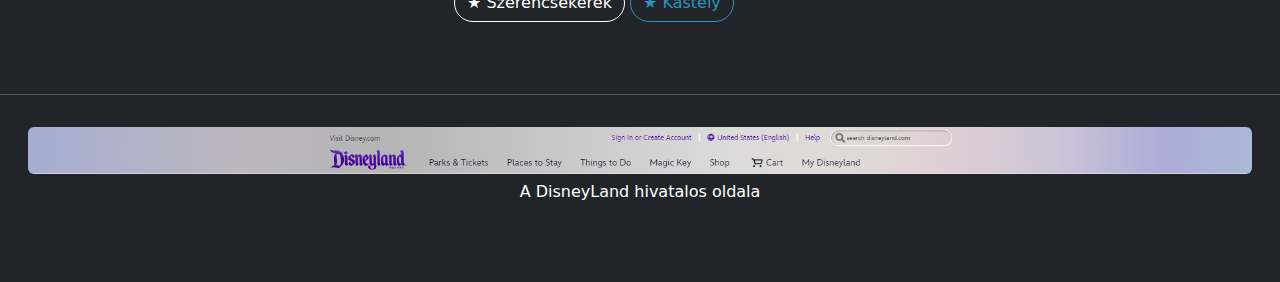
<file: weboldal/terkep.html>
<!DOCTYPE html>
<html lang="hu">
  <head>
    <meta charset="UTF-8">
    <meta name="viewport" content="width=device-width, initial-scale=1.0">
    <title>Disneyland - Juss el a kastélyba</title>
    <link rel="icon" type="image/x-icon" href="favicon.ico">
    <link rel="stylesheet" href="bootstrap/css/bootstrap.min.css">
    <link rel="stylesheet" href="ccs.css">
  </head>
  <body class="" data-bs-theme="dark">

    <nav class="navbar navbar-expand-lg  nav-background">
      <div class="container-fluid">
        <button class="navbar-toggler" type="button" data-bs-toggle="collapse" data-bs-target="#navbarNav" aria-controls="navbarNav" aria-expanded="false" aria-label="Toggle navigation">
          <span class="navbar-toggler-icon"></span>
        </button>
        <div class="collapse navbar-collapse" id="navbarNav">
          <ul class="navbar-nav mx-auto">
            <li class="nav-item p-3">
              <a class="nav-link " aria-current="page" href="index.html">Főoldal</a>
            </li>
            <li class="nav-item p-3">
              <a class="nav-link" href="disneytortenet.html">DisneyLand története</a>
            </li>
            <a class="navbar-brand px-5" href="index.html">
              <img src="kepek/disneylandlogo.png" alt="Logo">
            </a>
            <li class="nav-item p-3">
              <a class="nav-link " href="keszitokrol.html">Játék készítői</a>
            </li>
            <li class="nav-item p-3">
              <a class="nav-link active" href="terkep.html">Játék leírása</a>
            </li>
          </ul>
        </div>
      </div>
    </nav>
    <div class="container mt-5 ">
      <div class="row ">
        <div class="col-md-4 "></div>
        <div class="col-md-4">
          <h5 class="text-center nav-background px-1 py-3 fs-4" style="border-radius: 2vh;">A Játék leírása és letöltése</h5>
        </div>
        <div class="col-md-4 "></div>
      </div>
    </div>
      <div class="container-fluid px-5 mb-4">
        <div class="row">
          <div class="col-md-4"></div>
          <div class="col-md-4">
            <h1 class="fs-4 text-center" style="transform: scale(0.6);">DisneyLand: <span style="font-style:oblique">Juss el a kastélyba</span></h1>
          </div>
          <div class="col-md-4"></div>
        </div>
      </div>
    <div class="container-fluid nav-background p-5 mb-5 pb-1">
        <div class="container" >
          <h6 style="line-height:25px; text-align:justify;">A játékos a csodálatos DisneyLand bejáratánál találja magát a játék kezdetén. Miután megismerkedik az új céljával a játékos, opciók halmazát kapja meg. Ezek az opciók befolyásolják a játék menetét, de a játék végződését nem!
            Amíg a játékos az opciókhoz képest megfelelően választ, számára az út szabad. Eddig jól hangozhat a játék. <span style="color: red;">DE!</span> A játékosnak csakis egyetlen feladata megnehezítheti dolgát. Célja, hogy eljusson a vidámpark végében álló hatalmas kastélyba.
            Csak akkor viheti végbe jól a játékot, ha miután eljutott a kastélyból, onnan nem rúgják ki.
             <br> <p>Olyanoknak ajánljuk ezt a játékot, akik türelmesek, és szeretnek döntéseket hozni.</p><br>
            <div class="row">
              <div class="col-md-4"><span style="color:rgb(0, 255, 0);" class="stroke"> Sok szerencsét kívánunk a játékhoz!</span></div>
              <div class="col-md-6"></div>
              <div class="col-md-2">
                <a href="https://github.com/mezeirenata/disney" target="_blank">
                  <h5 class="text-center  py-3 fs-4 buttonuwu" style="border-radius: 2vh; background-color:rgba(0, 0, 0, 0.542);">Letöltés</h5>
                </a>
            </div>
            </div>
          </h6>
        </div>
        </div>
    </div>

    <div class="container-fluid pb-1">
      <h2 class="text-center mx-auto pb-4">Térkép</h2>
      <div class="row">
        <div class="col-md-4"></div>
        <div class="col-md-4 text-center mb-5">
          <img src="kepek/disneylandmap.png" alt="Térkép" style=" border-radius: 3vh;height:500px;width:500px;" class="px-auto mx-auto">
        </div>
        <div class="col-md-4"></div>
      </div>
    </div>
    <div class="container-fluid nav-background mb-3" >
        <div class="row  py-5 " >
          <div class="col-md-4"></div>
          <div class="col-md-4 " style="text-align:justify">
            <h6>A térképen megtalálható a legtöbb esemény szimbóluma. <br></h6>
                <h6>Feketén azok a dolgok vannak kijelölve, amelyekhez a játékosnak köze lesz. <br></h6>
                <h6>A helyszínek is jól láthatóak rajta:</h6>
                
          </div>
          <div class="col-md-4"></div>
        </div>
    </div>
    <div class="container">
      <div class="row">
        <div class="col-md-4"></div>
        <div class="col-md-4 p-1 pb-5">
              <div >
                <h6 class="btn btn-outline-danger" style="border-radius:5vh; color:rgb(227, 36, 245); border-color:rgb(227, 36, 245); "><div><span style="color:rgb(227, 36, 245) ; font-weight:bolder;">★</span> Kezdőpont</div> </h6>
                <h6 class="btn btn-outline-danger" style="border-radius:5vh; color:rgb(241, 184, 247); border-color:rgb(241, 184, 247)"><div><span style="color:rgb(241, 184, 247); font-weight:bolder;">★</span> Virágok</div></h6>
                <h6 class="btn btn-outline-danger" style="border-radius:5vh; color:white; border-color:white; "><div><span style="color:rgb(255, 255, 255); font-weight:bolder;">★</span> Szökőkút</div></h6>
                <h6 class="btn btn-outline-danger" style="border-radius:5vh; color:rgb(169, 67, 253); border-color:rgb(169, 67, 253); "><div><span style="color:rgb(169, 67, 253); font-weight:bolder;">★</span> Magdi jósnő sátra</div></h6>
                <h6 class="btn btn-outline-danger" style="border-radius:5vh; color:rgb(253, 67, 67); border-color:rgb(253, 67, 67); "><div><span style="color:rgb(253, 67, 67); font-weight:bolder;">★</span> Édességbolt</div></h6>
                <h6 class="btn btn-outline-danger" style="border-radius:5vh; color:white; border-color:white; "><div><span style="color:rgb(255, 255, 255); font-weight:bolder;">★</span> Szerencsekerék</div></h6>
                <h6 class="btn btn-outline-danger" style="border-radius:5vh; color:#2596be; border-color:#2596be; "><div><span style="color:#2596be; font-weight:bolder;">★</span> Kastély</div></h6>
              </div>
                
        </div>
        <div class="col-md-4"></div>
      </div>
    </div>
    
    <hr>
    <div class="container-fluid  p-3 mb-5">
      <div class="container-fluid mb-3">
        <a href="https://disneyland.disney.go.com/" target="_blank">
          <div id="carouselExample" class="carousel slide ">
            <div class="carousel-inner">
              <div class="carousel-item active">
                <img src="kepek/DisneyLandOfficial.png" class="d-block w-100 rounded" alt="Official DisneyLand oldal">
              </div>
            </div>
          </div>
          <h6 class="text-center fs-6 pt-2"  >A DisneyLand hivatalos oldala</h6>
        </a>
      </div>
    </div>
    <button id="scrollToTop" onclick="document.documentElement.scrollTop = 0;" class="bg-body-tertiary border-0 arrow-up text-white"></button>
    <script src="bootstrap/js/bootstrap.min.js"></script>
    <script src="script.js"></script>
  </body>
  </html>
</file>
<file: weboldal/ccs.css>
.def-cursor{
    cursor:default;
}
.nav-background{
    background-color:rgb(75, 66, 93)!important;
}

.navbar-brand img{
    width:100px;
    
}
.navbar-nav{
    align-items:center;
    
}
.navbar{
    box-shadow: 0 4px 8px 0 rgba(0, 0, 0, 0.2), 0 6px 20px 0 rgba(0, 0, 0, 0.19);
}
.nav-item{
    border-radius:5vh;
    transition: 0.5s;
}
.nav-item:hover{
    background-color:rgba(24, 17, 39, 0.424)!important;
    transition: 0.5s;
}
.fs-1,.fs-2,.fs-3,.fs-4,.fs-5:hover{
    cursor:default
}
.bg-purple{
    background-color:rgb(75, 66, 93)!important;
    border-radius:3vh;
}
.elsosor .card img:hover {
    transform: scale(1.15) rotate(-3deg);
    transition: .5s;
}

.elsosor .card {
    overflow: hidden;
    cursor: default;
}

.elsosor .card-text {
    position: relative;
}

.elsosor .card img {
    transition: .5s;
}

.no-underline{
    text-decoration: none;
}
.no-underline .card:hover{
    cursor:pointer;
}
#container{
    display: flex;
}
#card{
    height: 365px;
    box-shadow: 5px 5px 20px rgba(0, 0, 0, 0.35);
    border-radius:5vh;
    overflow: hidden;
}
#card img{
    height:365px;
    border-radius:5vh;
    transition: 0.5s;
}
#card:hover img{
    transform: scale(1.1) rotate(-3deg);
    transition: 0.5s;
}
.accordion-button:not(.collapsed) {
    background-color: transparent !important;
    color: inherit;
  }

button.accordion-button:focus{
    box-shadow: inherit;
}
.stroke{
    -webkit-text-stroke: 3px rgba(0, 0, 0, 0.471);
}
.buttonuwu{
    box-shadow: 5px 5px 20px rgba(0, 0, 0, 0.35);
    cursor:default;
    transition: 0.5s;
}
.buttonuwu:hover{
    cursor:pointer;
    background-size:250px;
    transition: 0.5s;
}
a{
    text-decoration:none ;
    color:white;
}
</file>
